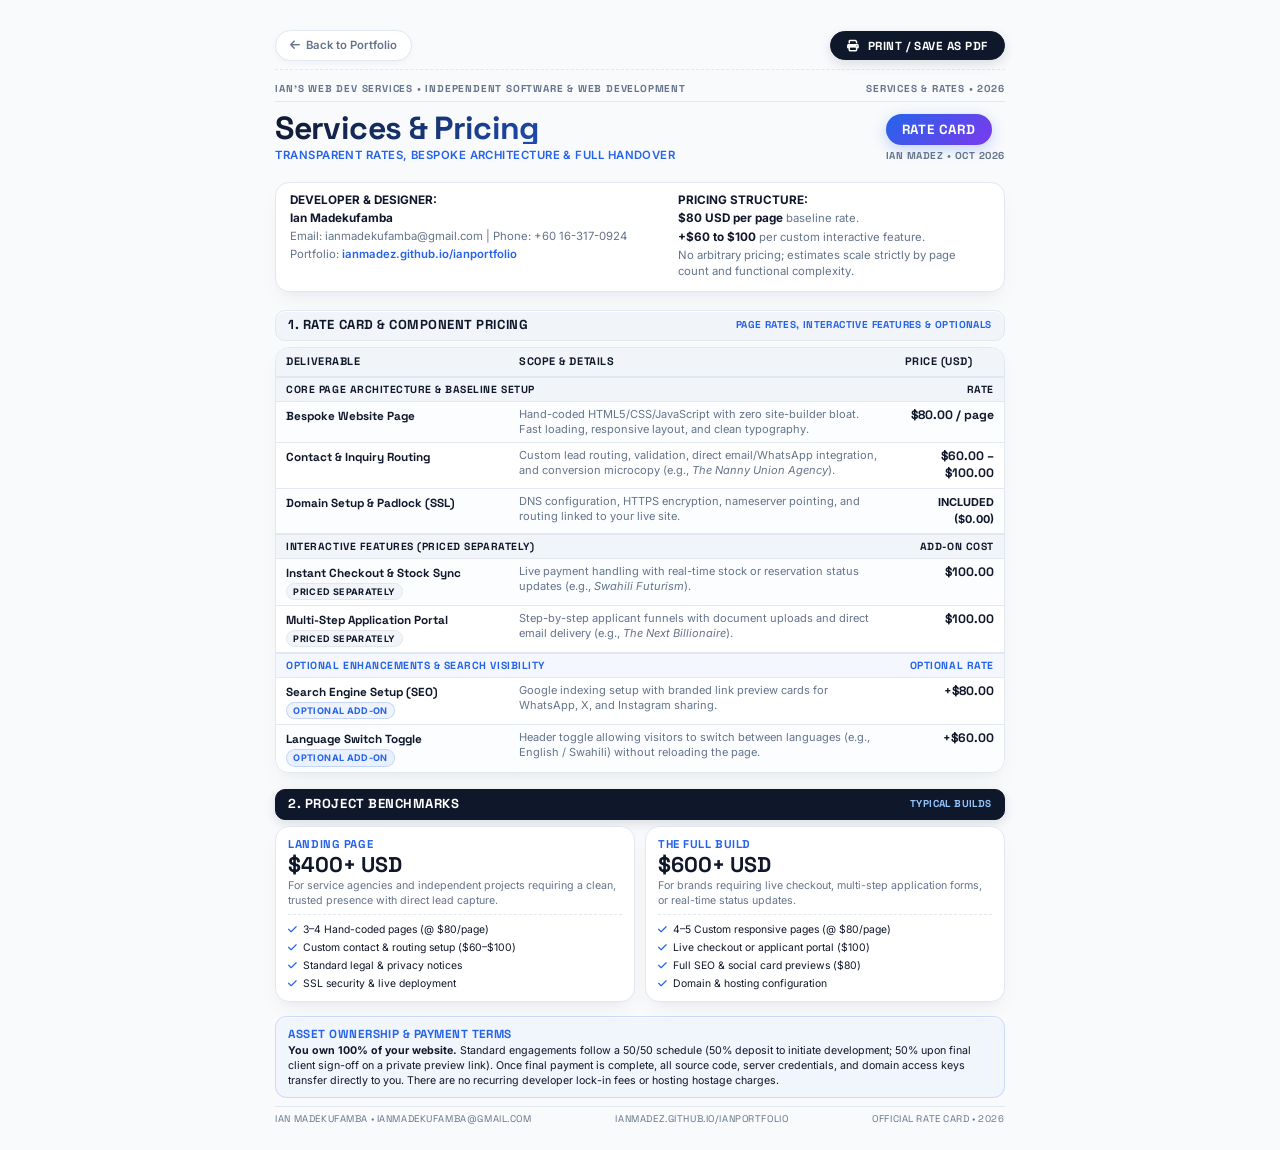
<file: services-brochure.html>
<!DOCTYPE html>
<html lang="en">
<head>
  <meta charset="UTF-8">
  <meta name="viewport" content="width=device-width, initial-scale=1.0">
  <title>Ian Madez — Services & Pricing Guide</title>
  <link rel="preconnect" href="https://fonts.googleapis.com">
  <link rel="preconnect" href="https://fonts.gstatic.com" crossorigin>
  <link href="https://fonts.googleapis.com/css2?family=Inter:wght@400;500;600;700&family=Space+Grotesk:wght@500;600;700&display=swap" rel="stylesheet">
  <link rel="stylesheet" href="https://cdnjs.cloudflare.com/ajax/libs/font-awesome/6.4.0/css/all.min.css">
  <style>
    :root {
      --bg-page: #f8fafc;
      --surface: #ffffff;
      --surface-highlight: #f1f5f9;
      --surface-glass: rgba(255, 255, 255, 0.85);
      --text-main: #0f172a;
      --text-muted: #64748b;
      --accent: #2563eb;
      --accent-glow: rgba(37, 99, 235, 0.25);
      --accent-gradient: linear-gradient(135deg, #2563eb 0%, #7c3aed 100%);
      --border: #e2e8f0;
      --card-border: #e2e8f0;
      --card-shadow: 0 10px 25px -5px rgba(15, 23, 42, 0.05), 0 8px 10px -6px rgba(15, 23, 42, 0.03);
      --glass-edge: rgba(255, 255, 255, 0.9);
      --font-heading: 'Space Grotesk', -apple-system, BlinkMacSystemFont, sans-serif;
      --font-body: 'Inter', -apple-system, BlinkMacSystemFont, sans-serif;
    }

    * {
      box-sizing: border-box;
      margin: 0;
      padding: 0;
    }

    html, body {
      -webkit-print-color-adjust: exact;
      print-color-adjust: exact;
      background-color: var(--bg-page) !important;
      margin: 0;
      padding: 0;
    }

    body {
      color: var(--text-main);
      font-family: var(--font-body);
      font-size: 9pt;
      line-height: 1.45;
      -webkit-font-smoothing: antialiased;
    }

    @page {
      size: A4 portrait;
      margin: 0;
    }

    .page {
      width: 100%;
      max-width: 820px;
      margin: 0 auto;
      padding: 8mm 12mm 6mm;
      box-sizing: border-box;
      position: relative;
      background-color: var(--bg-page);
      display: flex;
      flex-direction: column;
      min-height: 100vh;
    }

    /* Screen-Only Navigation Toolbar */
    .screen-toolbar {
      display: flex;
      justify-content: space-between;
      align-items: center;
      margin-bottom: 12px;
      padding-bottom: 8px;
      border-bottom: 1px dashed var(--border);
    }

    .back-btn {
      color: var(--text-muted);
      text-decoration: none;
      font-size: 8.5pt;
      font-weight: 600;
      display: inline-flex;
      align-items: center;
      gap: 6px;
      padding: 6px 14px;
      border-radius: 50px;
      background: var(--surface);
      border: 1px solid var(--border);
      box-shadow: 0 2px 6px rgba(15, 23, 42, 0.04);
      transition: all 0.2s ease;
    }

    .back-btn:hover {
      color: var(--accent);
      border-color: var(--accent);
      transform: translateY(-1px);
    }

    .print-btn {
      background: var(--text-main);
      color: #ffffff;
      border: 1px solid var(--text-main);
      padding: 6px 16px;
      border-radius: 50px;
      font-family: var(--font-heading);
      font-size: 8.8pt;
      font-weight: 700;
      letter-spacing: 0.04em;
      text-transform: uppercase;
      cursor: pointer;
      display: inline-flex;
      align-items: center;
      gap: 8px;
      box-shadow: 0 4px 12px rgba(15, 23, 42, 0.12);
      transition: all 0.2s ease;
    }

    .print-btn:hover {
      background: var(--accent);
      border-color: var(--accent);
      box-shadow: 0 6px 16px var(--accent-glow);
      transform: translateY(-1px);
    }

    /* Top Masthead */
    .top-bar {
      display: flex;
      justify-content: space-between;
      align-items: center;
      border-bottom: 1px solid var(--border);
      padding-bottom: 5px;
      margin-bottom: 10px;
      font-family: var(--font-heading);
      font-size: 7.5pt;
      font-weight: 700;
      letter-spacing: 0.08em;
      text-transform: uppercase;
      color: var(--text-muted);
    }

    .masthead-main {
      display: flex;
      justify-content: space-between;
      align-items: flex-end;
      padding-bottom: 8px;
      margin-bottom: 10px;
    }

    .agency-name {
      font-family: var(--font-heading);
      font-size: 24pt;
      font-weight: 700;
      line-height: 1;
      letter-spacing: -0.02em;
      background: linear-gradient(135deg, #0f172a 0%, #2563eb 100%);
      -webkit-background-clip: text;
      -webkit-text-fill-color: transparent;
    }

    .agency-tagline {
      font-size: 8.5pt;
      font-weight: 600;
      color: var(--accent);
      letter-spacing: 0.04em;
      margin-top: 3px;
      text-transform: uppercase;
    }

    .doc-badge {
      background: var(--accent-gradient);
      color: #ffffff;
      padding: 6px 16px;
      border-radius: 50px;
      font-family: var(--font-heading);
      font-size: 10pt;
      font-weight: 700;
      letter-spacing: 0.06em;
      text-transform: uppercase;
      display: inline-block;
      box-shadow: 0 4px 14px var(--accent-glow);
    }

    .doc-number {
      font-family: var(--font-heading);
      font-size: 7.5pt;
      font-weight: 700;
      color: var(--text-muted);
      margin-top: 4px;
      text-align: right;
      letter-spacing: 0.05em;
    }

    /* Info Block */
    .info-card {
      display: grid;
      grid-template-columns: 1.2fr 1fr;
      gap: 14px;
      background: var(--surface);
      border: 1px solid var(--card-border);
      border-radius: 14px;
      padding: 9px 14px;
      margin-bottom: 10px;
      box-shadow: inset 0 1px 0 0 var(--glass-edge), var(--card-shadow);
    }

    .info-card p {
      font-size: 8.5pt;
      color: var(--text-muted);
      line-height: 1.4;
      margin-bottom: 2px;
    }

    .info-card strong {
      color: var(--text-main);
      font-size: 8.8pt;
    }

    .info-card a {
      color: var(--accent);
      font-weight: 600;
      text-decoration: none;
    }

    .info-card a:hover {
      text-decoration: underline;
    }

    /* Section Bar */
    .section-title {
      background: var(--surface-highlight);
      color: var(--text-main);
      padding: 5px 12px;
      font-family: var(--font-heading);
      font-size: 9.8pt;
      font-weight: 700;
      letter-spacing: 0.04em;
      text-transform: uppercase;
      display: flex;
      justify-content: space-between;
      align-items: center;
      margin: 8px 0 6px;
      border-radius: 10px;
      border: 1px solid var(--border);
      box-shadow: inset 0 1px 0 0 #ffffff;
    }

    .section-title.dark {
      background: #0f172a;
      color: #ffffff;
      border-color: #0f172a;
      box-shadow: 0 4px 12px rgba(15, 23, 42, 0.12);
    }

    .section-subtitle {
      font-family: var(--font-heading);
      font-size: 7.5pt;
      font-weight: 700;
      letter-spacing: 0.04em;
      color: var(--accent);
    }

    .section-title.dark .section-subtitle {
      color: #93c5fd;
    }

    /* Tables */
    .quote-table {
      width: 100%;
      border-collapse: separate;
      border-spacing: 0;
      background: var(--surface);
      border: 1px solid var(--border);
      border-radius: 14px;
      overflow: hidden;
      margin-bottom: 8px;
      box-shadow: inset 0 1px 0 0 var(--glass-edge), var(--card-shadow);
    }

    .quote-table th {
      background: var(--surface-highlight);
      color: var(--text-main);
      font-family: var(--font-heading);
      font-size: 8.2pt;
      font-weight: 700;
      letter-spacing: 0.05em;
      text-transform: uppercase;
      padding: 6px 10px;
      text-align: left;
      border-bottom: 1px solid var(--border);
    }

    .quote-table td {
      padding: 5px 10px;
      border-bottom: 1px solid var(--border);
      vertical-align: top;
      font-size: 8.3pt;
    }

    .quote-table tr:last-child td {
      border-bottom: none;
    }

    .quote-table tr:nth-child(even) td {
      background: #fbfdff;
    }

    /* Category Subheaders & Badges */
    .quote-table tr.table-group-header td {
      background: #f1f5f9 !important;
      color: var(--text-main);
      font-family: var(--font-heading);
      font-size: 7.8pt;
      font-weight: 700;
      letter-spacing: 0.05em;
      text-transform: uppercase;
      padding: 4px 10px;
      border-top: 1px solid var(--border);
      border-bottom: 1px solid var(--border);
    }

    .quote-table tr.table-group-header.optional td {
      background: rgba(37, 99, 235, 0.05) !important;
      color: var(--accent);
    }

    .item-badge-feature {
      display: inline-block;
      font-size: 6.8pt;
      font-weight: 700;
      text-transform: uppercase;
      letter-spacing: 0.04em;
      color: var(--text-main);
      background: var(--surface-highlight);
      border: 1px solid var(--border);
      padding: 1px 6px;
      border-radius: 50px;
      margin-top: 2px;
    }

    .item-badge-optional {
      display: inline-block;
      font-size: 6.8pt;
      font-weight: 700;
      text-transform: uppercase;
      letter-spacing: 0.04em;
      color: var(--accent);
      background: rgba(37, 99, 235, 0.08);
      border: 1px solid rgba(37, 99, 235, 0.2);
      padding: 1px 6px;
      border-radius: 50px;
      margin-top: 2px;
    }

    .tar {
      text-align: right;
    }

    .item-name {
      font-family: var(--font-heading);
      font-size: 8.8pt;
      font-weight: 700;
      color: var(--text-main);
    }

    .item-detail {
      font-size: 8pt;
      color: var(--text-muted);
      margin-top: 1px;
      line-height: 1.35;
    }

    .price-current {
      font-family: var(--font-heading);
      font-size: 9.2pt;
      font-weight: 700;
      color: var(--text-main);
    }

    /* Package Grid */
    .benchmark-grid {
      display: grid;
      grid-template-columns: 1fr 1fr;
      gap: 10px;
      margin-bottom: 8px;
    }

    .benchmark-box {
      background: var(--surface);
      border: 1px solid var(--card-border);
      border-radius: 14px;
      padding: 9px 12px;
      display: flex;
      flex-direction: column;
      justify-content: space-between;
      box-shadow: inset 0 1px 0 0 var(--glass-edge), var(--card-shadow);
      position: relative;
    }

    .benchmark-badge {
      font-family: var(--font-heading);
      font-size: 8.5pt;
      font-weight: 700;
      text-transform: uppercase;
      letter-spacing: 0.05em;
      color: var(--accent);
      margin-bottom: 2px;
    }

    .benchmark-price {
      font-family: var(--font-heading);
      font-size: 16pt;
      font-weight: 700;
      color: var(--text-main);
      margin-bottom: 4px;
      line-height: 1;
    }

    .benchmark-desc {
      font-size: 8pt;
      color: var(--text-muted);
      line-height: 1.35;
      margin-bottom: 6px;
    }

    .benchmark-list {
      list-style: none;
      padding: 0;
      margin: 0;
      border-top: 1px dashed var(--border);
      padding-top: 5px;
    }

    .benchmark-list li {
      font-size: 7.8pt;
      color: var(--text-main);
      padding: 1.5px 0;
      display: flex;
      align-items: center;
      gap: 6px;
    }

    .benchmark-list li i {
      color: var(--accent);
      font-size: 7.5pt;
    }

    /* Ownership Notice */
    .ownership-card {
      background: rgba(37, 99, 235, 0.03);
      border: 1px solid rgba(37, 99, 235, 0.18);
      border-radius: 12px;
      padding: 8px 12px;
      margin: 6px 0 8px;
      box-shadow: inset 0 1px 0 0 var(--glass-edge);
    }

    .ownership-title {
      font-family: var(--font-heading);
      font-size: 8.8pt;
      font-weight: 700;
      letter-spacing: 0.04em;
      text-transform: uppercase;
      color: var(--accent);
      margin-bottom: 2px;
    }

    .ownership-text {
      font-size: 8pt;
      color: var(--text-main);
      line-height: 1.4;
    }

    /* Footers */
    .page-footer {
      border-top: 1px solid var(--border);
      padding-top: 6px;
      margin-top: auto;
      display: flex;
      justify-content: space-between;
      font-family: var(--font-heading);
      font-size: 7.2pt;
      color: var(--text-muted);
      text-transform: uppercase;
      letter-spacing: 0.06em;
    }

    @media print {
      html, body {
        background-color: var(--bg-page) !important;
        height: 100% !important;
        margin: 0 !important;
        padding: 0 !important;
        overflow: hidden !important;
      }
      .screen-toolbar {
        display: none !important;
      }
      .page {
        width: 100% !important;
        max-width: none !important;
        height: 297mm !important;
        max-height: 297mm !important;
        min-height: 0 !important;
        padding: 6mm 10mm 4mm !important;
        margin: 0 !important;
        overflow: hidden !important;
        page-break-after: avoid !important;
        break-after: avoid !important;
        page-break-inside: avoid !important;
        break-inside: avoid !important;
        box-sizing: border-box !important;
      }
      .page-footer {
        margin-top: auto !important;
      }
    }
  </style>
</head>
<body>

  <div class="page">
    
    <div class="screen-toolbar">
      <a href="index.html" class="back-btn"><i class="fas fa-arrow-left"></i> Back to Portfolio</a>
      <button class="print-btn" onclick="window.print()">
        <i class="fas fa-print"></i> Print / Save as PDF
      </button>
    </div>

    <div class="top-bar">
      <div>IAN'S WEB DEV SERVICES &bull; INDEPENDENT SOFTWARE &amp; WEB DEVELOPMENT</div>
      <div>SERVICES &amp; RATES &bull; 2026</div>
    </div>

    <header class="masthead-main">
      <div>
        <h1 class="agency-name">Services &amp; Pricing</h1>
        <p class="agency-tagline">TRANSPARENT RATES, BESPOKE ARCHITECTURE &amp; FULL HANDOVER</p>
      </div>
      <div>
        <div class="doc-badge">RATE CARD</div>
        <div class="doc-number">IAN MADEZ &bull; OCT 2026</div>
      </div>
    </header>

    <div class="info-card">
      <div>
        <p><strong>DEVELOPER &amp; DESIGNER:</strong></p>
        <p><strong>Ian Madekufamba</strong></p>
        <p>Email: ianmadekufamba@gmail.com | Phone: +60 16-317-0924</p>
        <p>Portfolio: <a href="https://ianmadez.github.io/ianportfolio/" target="_blank">ianmadez.github.io/ianportfolio</a></p>
      </div>
      <div>
        <p><strong>PRICING STRUCTURE:</strong></p>
        <p><strong>$80 USD per page</strong> baseline rate.</p>
        <p><strong>+$60 to $100</strong> per custom interactive feature.</p>
        <p>No arbitrary pricing; estimates scale strictly by page count and functional complexity.</p>
      </div>
    </div>

    <!-- Section 1 -->
    <div class="section-title">
      <span>1. Rate Card &amp; Component Pricing</span>
      <span class="section-subtitle">PAGE RATES, INTERACTIVE FEATURES &amp; OPTIONALS</span>
    </div>

    <table class="quote-table">
      <thead>
        <tr>
          <th style="width: 32%;">Deliverable</th>
          <th style="width: 53%;">Scope &amp; Details</th>
          <th style="width: 15%;" class="tar">Price (USD)</th>
        </tr>
      </thead>
      <tbody>
        <!-- Category A: Core Architecture -->
        <tr class="table-group-header">
          <td colspan="2">Core Page Architecture &amp; Baseline Setup</td>
          <td class="tar">Rate</td>
        </tr>
        <tr>
          <td>
            <div class="item-name">Bespoke Website Page</div>
          </td>
          <td class="item-detail">
            Hand-coded HTML5/CSS/JavaScript with zero site-builder bloat. Fast loading, responsive layout, and clean typography.
          </td>
          <td class="tar">
            <span class="price-current">$80.00 / page</span>
          </td>
        </tr>
        <tr>
          <td>
            <div class="item-name">Contact &amp; Inquiry Routing</div>
          </td>
          <td class="item-detail">
            Custom lead routing, validation, direct email/WhatsApp integration, and conversion microcopy (e.g., <em>The Nanny Union Agency</em>).
          </td>
          <td class="tar">
            <span class="price-current">$60.00 – $100.00</span>
          </td>
        </tr>
        <tr>
          <td>
            <div class="item-name">Domain Setup &amp; Padlock (SSL)</div>
          </td>
          <td class="item-detail">
            DNS configuration, HTTPS encryption, nameserver pointing, and routing linked to your live site.
          </td>
          <td class="tar">
            <span style="font-weight: 700; color: var(--forest-green); font-size: 8.2pt;">INCLUDED ($0.00)</span>
          </td>
        </tr>

        <!-- Category B: Interactive Platform Features (Priced Separately) -->
        <tr class="table-group-header">
          <td colspan="2">Interactive Features (Priced Separately)</td>
          <td class="tar">Add-on Cost</td>
        </tr>
        <tr>
          <td>
            <div class="item-name">Instant Checkout &amp; Stock Sync</div>
            <div class="item-badge-feature">Priced Separately</div>
          </td>
          <td class="item-detail">
            Live payment handling with real-time stock or reservation status updates (e.g., <em>Swahili Futurism</em>).
          </td>
          <td class="tar">
            <span class="price-current">$100.00</span>
          </td>
        </tr>
        <tr>
          <td>
            <div class="item-name">Multi-Step Application Portal</div>
            <div class="item-badge-feature">Priced Separately</div>
          </td>
          <td class="item-detail">
            Step-by-step applicant funnels with document uploads and direct email delivery (e.g., <em>The Next Billionaire</em>).
          </td>
          <td class="tar">
            <span class="price-current">$100.00</span>
          </td>
        </tr>

        <!-- Category C: Optional Enhancements -->
        <tr class="table-group-header optional">
          <td colspan="2">Optional Enhancements &amp; Search Visibility</td>
          <td class="tar">Optional Rate</td>
        </tr>
        <tr>
          <td>
            <div class="item-name">Search Engine Setup (SEO)</div>
            <div class="item-badge-optional">Optional Add-on</div>
          </td>
          <td class="item-detail">
            Google indexing setup with branded link preview cards for WhatsApp, X, and Instagram sharing.
          </td>
          <td class="tar">
            <span class="price-current">+$80.00</span>
          </td>
        </tr>
        <tr>
          <td>
            <div class="item-name">Language Switch Toggle</div>
            <div class="item-badge-optional">Optional Add-on</div>
          </td>
          <td class="item-detail">
            Header toggle allowing visitors to switch between languages (e.g., English / Swahili) without reloading the page.
          </td>
          <td class="tar">
            <span class="price-current">+$60.00</span>
          </td>
        </tr>
      </tbody>
    </table>

    <!-- Section 2 -->
    <div class="section-title dark">
      <span>2. Project Benchmarks</span>
      <span class="section-subtitle">TYPICAL BUILDS</span>
    </div>

    <div class="benchmark-grid">
      <div class="benchmark-box">
        <div>
          <div class="benchmark-badge">Landing Page</div>
          <div class="benchmark-price">$400+ USD</div>
          <p class="benchmark-desc">
            For service agencies and independent projects requiring a clean, trusted presence with direct lead capture.
          </p>
        </div>
        <ul class="benchmark-list">
          <li><i class="fas fa-check"></i> 3–4 Hand-coded pages (@ $80/page)</li>
          <li><i class="fas fa-check"></i> Custom contact &amp; routing setup ($60–$100)</li>
          <li><i class="fas fa-check"></i> Standard legal &amp; privacy notices</li>
          <li><i class="fas fa-check"></i> SSL security &amp; live deployment</li>
        </ul>
      </div>

      <div class="benchmark-box">
        <div>
          <div class="benchmark-badge">The Full Build</div>
          <div class="benchmark-price">$600+ USD</div>
          <p class="benchmark-desc">
            For brands requiring live checkout, multi-step application forms, or real-time status updates.
          </p>
        </div>
        <ul class="benchmark-list">
          <li><i class="fas fa-check"></i> 4–5 Custom responsive pages (@ $80/page)</li>
          <li><i class="fas fa-check"></i> Live checkout or applicant portal ($100)</li>
          <li><i class="fas fa-check"></i> Full SEO &amp; social card previews ($80)</li>
          <li><i class="fas fa-check"></i> Domain &amp; hosting configuration</li>
        </ul>
      </div>
    </div>

    <!-- Section 3 -->
    <div class="ownership-card">
      <div class="ownership-title">Asset Ownership &amp; Payment Terms</div>
      <p class="ownership-text">
        <strong>You own 100% of your website.</strong> Standard engagements follow a 50/50 schedule (50% deposit to initiate development; 50% upon final client sign-off on a private preview link). Once final payment is complete, all source code, server credentials, and domain access keys transfer directly to you. There are no recurring developer lock-in fees or hosting hostage charges.
      </p>
    </div>

    <div class="page-footer">
      <span>Ian Madekufamba &bull; ianmadekufamba@gmail.com</span>
      <span>ianmadez.github.io/ianportfolio</span>
      <span>Official Rate Card &bull; 2026</span>
    </div>

  </div>

</body>
</html>
</file>
